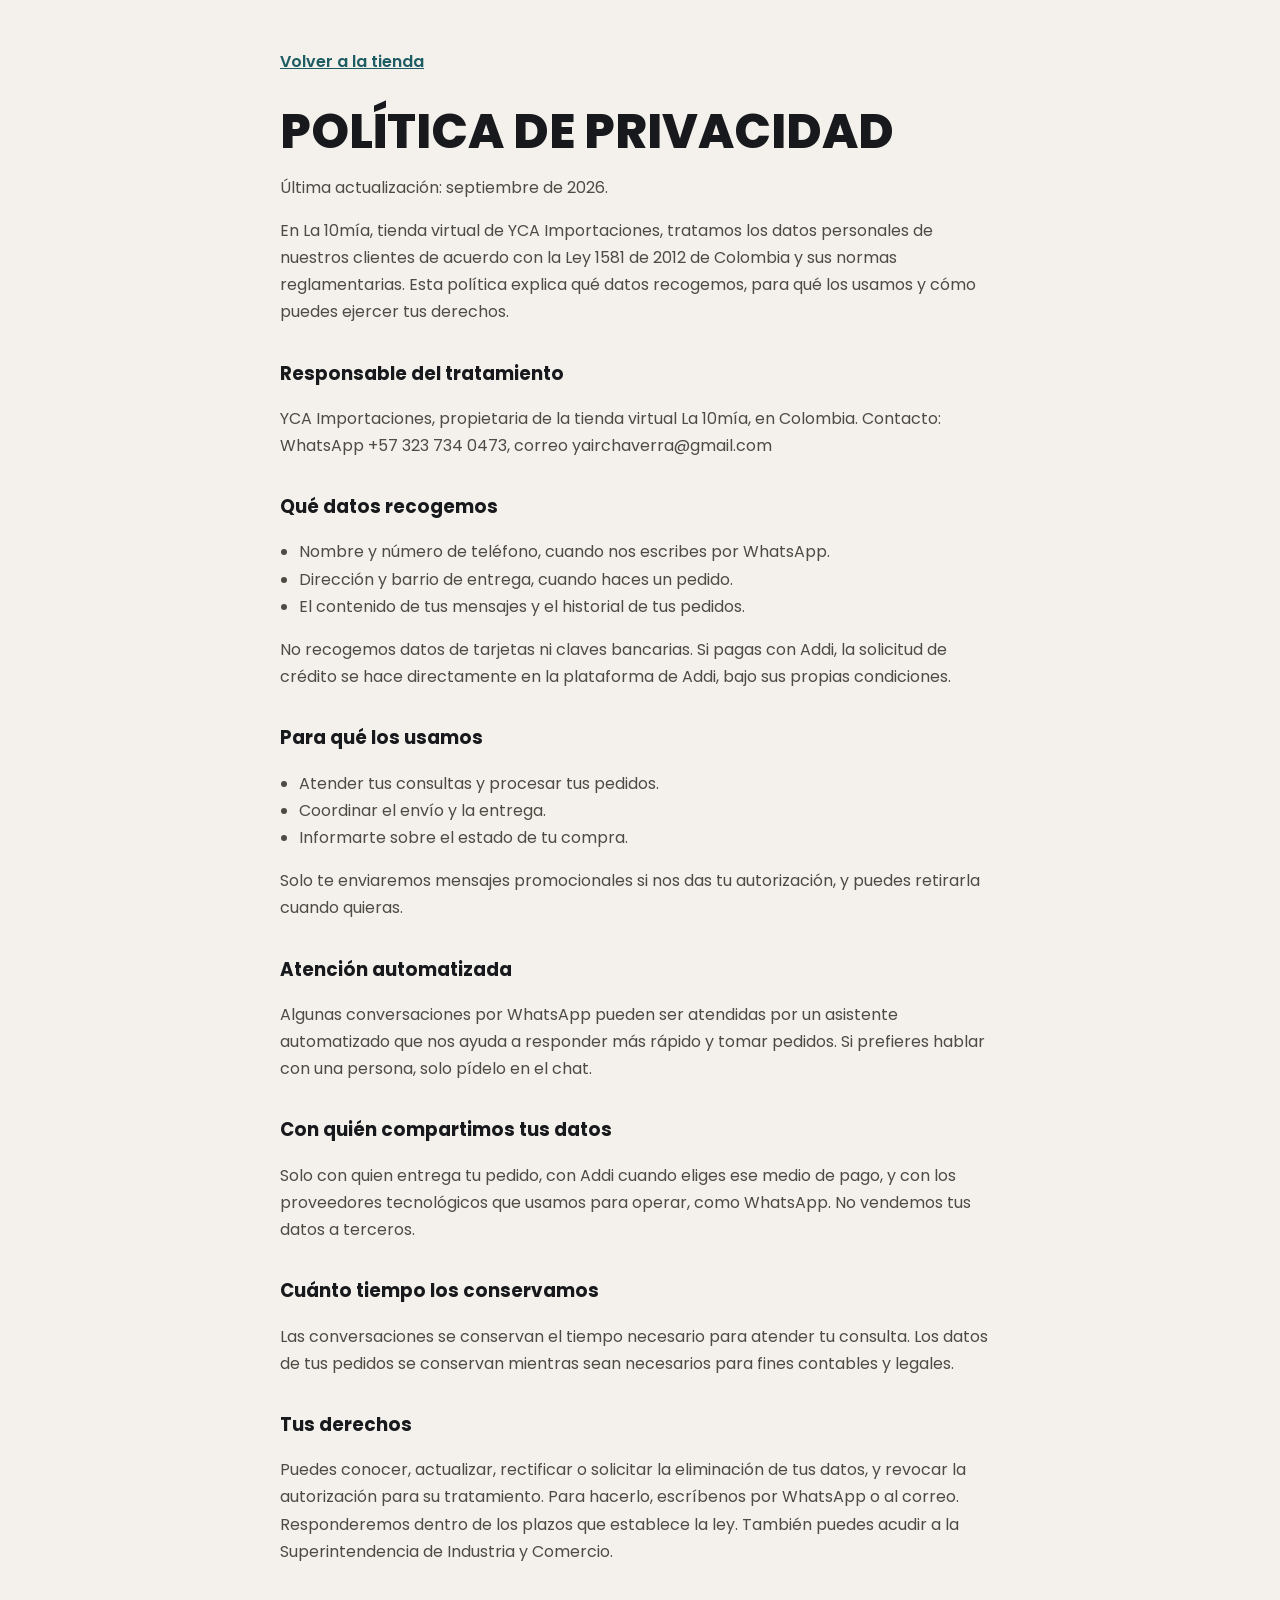
<file: privacidad.html>
<!DOCTYPE html>
<html lang="es">
<head>
<meta charset="utf-8">
<meta name="viewport" content="width=device-width, initial-scale=1">
<title>Política de privacidad · La 10mía</title>
<meta name="description" content="Cómo trata La 10mía, tienda de YCA Importaciones, los datos personales de sus clientes según la Ley 1581 de 2012.">
<link rel="canonical" href="https://www.la10mia.com/privacidad.html">
<link rel="preconnect" href="https://fonts.googleapis.com">
<link rel="preconnect" href="https://fonts.gstatic.com" crossorigin>
<link href="https://fonts.googleapis.com/css2?family=Poppins:wght@400;600;800&display=swap" rel="stylesheet">
<style>
  body{margin:0;font-family:"Poppins",system-ui,sans-serif;font-size:16px;line-height:1.7;color:#17191C;background:#F4F1EC}
  main{width:min(720px,100% - 2.5rem);margin:0 auto;padding:3rem 0 4rem}
  h1{font-weight:800;text-transform:uppercase;font-size:clamp(2rem,5vw,3rem);line-height:1.05;margin:0 0 .5rem}
  h2{font-size:1.15rem;margin:2rem 0 .4rem}
  p,li{color:#4E4A44}
  ul{padding-left:1.2rem}
  a{color:#1D5C63}
  a:focus-visible{outline:3px solid #1D5C63;outline-offset:3px}
  .volver{display:inline-block;margin-bottom:2rem;font-weight:600}
</style>
</head>
<body>
<main>
  <a class="volver" href="index.html">Volver a la tienda</a>
  <h1>Política de privacidad</h1>
  <p>Última actualización: septiembre de 2026.</p>

  <p>En La 10mía, tienda virtual de YCA Importaciones, tratamos los datos personales de nuestros clientes de acuerdo con la Ley 1581 de 2012 de Colombia y sus normas reglamentarias. Esta política explica qué datos recogemos, para qué los usamos y cómo puedes ejercer tus derechos.</p>

  <h2>Responsable del tratamiento</h2>
  <p>YCA Importaciones, propietaria de la tienda virtual La 10mía, en Colombia. Contacto: WhatsApp +57 323 734 0473, correo yairchaverra@gmail.com</p>

  <h2>Qué datos recogemos</h2>
  <ul>
    <li>Nombre y número de teléfono, cuando nos escribes por WhatsApp.</li>
    <li>Dirección y barrio de entrega, cuando haces un pedido.</li>
    <li>El contenido de tus mensajes y el historial de tus pedidos.</li>
  </ul>
  <p>No recogemos datos de tarjetas ni claves bancarias. Si pagas con Addi, la solicitud de crédito se hace directamente en la plataforma de Addi, bajo sus propias condiciones.</p>

  <h2>Para qué los usamos</h2>
  <ul>
    <li>Atender tus consultas y procesar tus pedidos.</li>
    <li>Coordinar el envío y la entrega.</li>
    <li>Informarte sobre el estado de tu compra.</li>
  </ul>
  <p>Solo te enviaremos mensajes promocionales si nos das tu autorización, y puedes retirarla cuando quieras.</p>

  <h2>Atención automatizada</h2>
  <p>Algunas conversaciones por WhatsApp pueden ser atendidas por un asistente automatizado que nos ayuda a responder más rápido y tomar pedidos. Si prefieres hablar con una persona, solo pídelo en el chat.</p>

  <h2>Con quién compartimos tus datos</h2>
  <p>Solo con quien entrega tu pedido, con Addi cuando eliges ese medio de pago, y con los proveedores tecnológicos que usamos para operar, como WhatsApp. No vendemos tus datos a terceros.</p>

  <h2>Cuánto tiempo los conservamos</h2>
  <p>Las conversaciones se conservan el tiempo necesario para atender tu consulta. Los datos de tus pedidos se conservan mientras sean necesarios para fines contables y legales.</p>

  <h2>Tus derechos</h2>
  <p>Puedes conocer, actualizar, rectificar o solicitar la eliminación de tus datos, y revocar la autorización para su tratamiento. Para hacerlo, escríbenos por WhatsApp o al correo. Responderemos dentro de los plazos que establece la ley. También puedes acudir a la Superintendencia de Industria y Comercio.</p>
</main>
</body>
</html>
</file>
